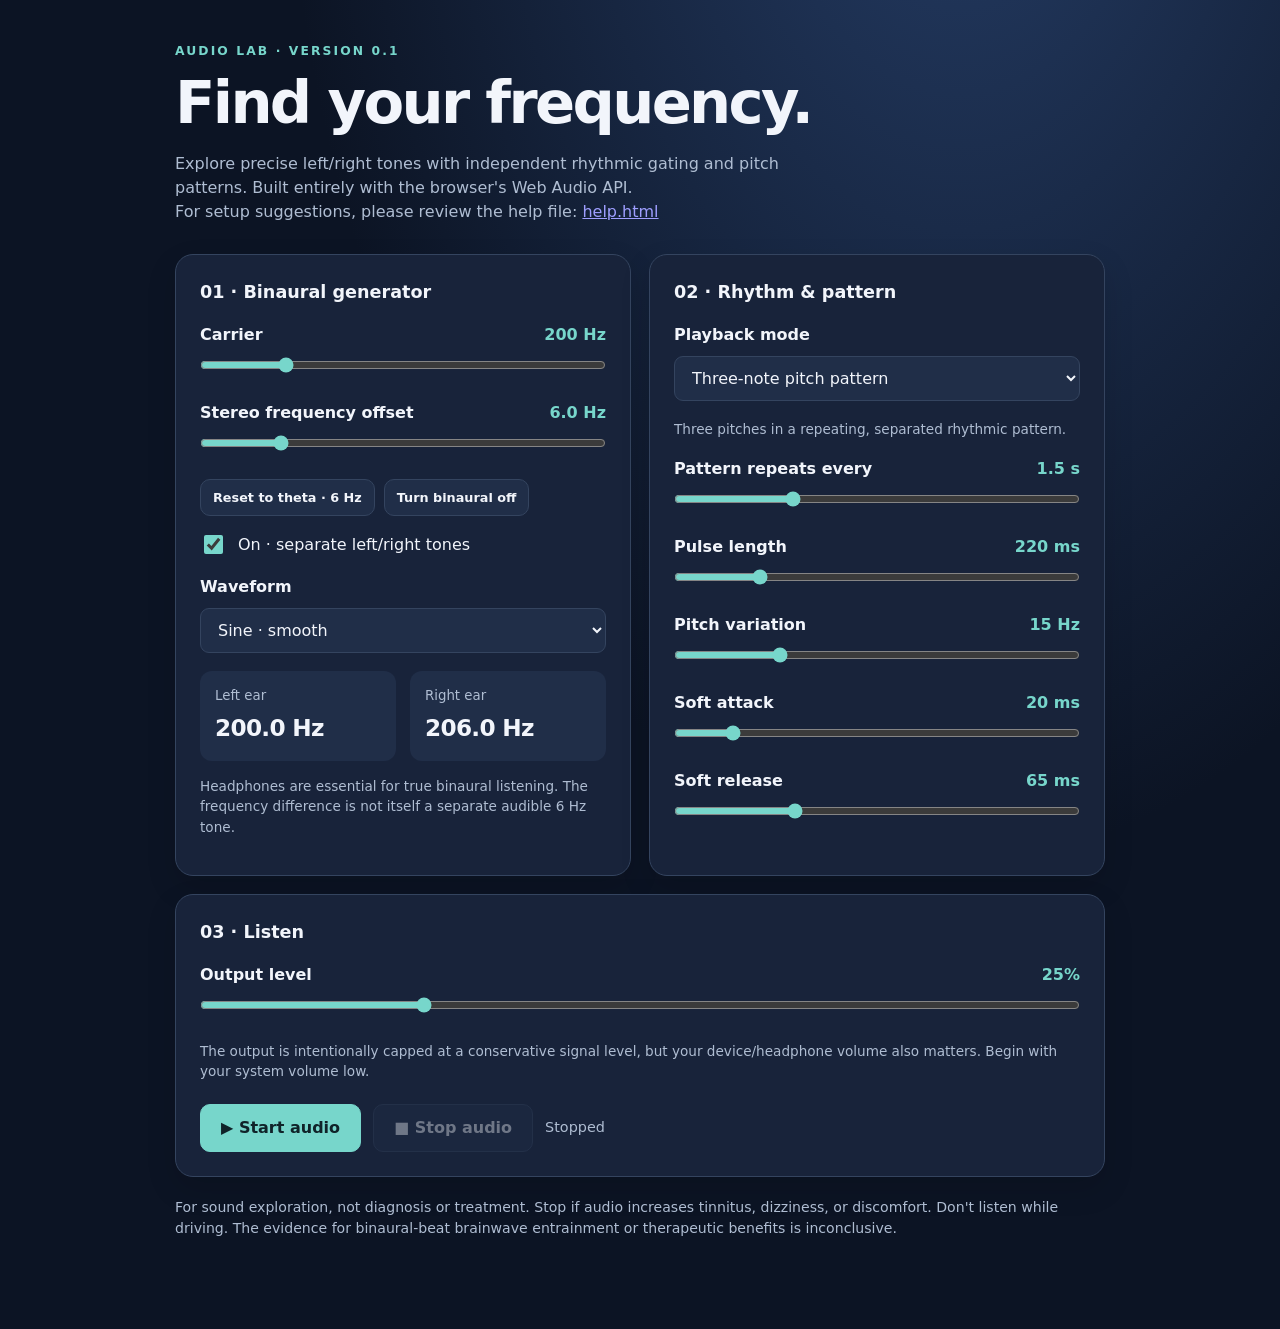
<file: index.html>
<!doctype html>
<html lang="en"><head><meta charset="utf-8"><meta name="viewport" content="width=device-width,initial-scale=1"><meta name="theme-color" content="#0c1424"><title>Audio Lab · Binaural & Rhythm</title><link rel="stylesheet" href="./css/app.css"></head>
<body><main>
  <div class="eyebrow">Audio Lab · Version 0.1</div>
  <h1>Find your frequency.</h1>
  <p class="intro">Explore precise left/right tones with independent rhythmic gating and pitch patterns. Built entirely with the browser's Web Audio API.
    <br>For setup suggestions, please review the help file: <a href="help.html" target="_blank">help.html</a>
  </p>
  <div class="grid">
    <section class="panel"><h2>01 · Binaural generator</h2>
      <div class="control"><label for="carrier">Carrier <output class="number" id="carrierValue">200 Hz</output></label><input id="carrier" type="range" min="100" max="600" step="1" value="200"></div>
      <div class="control"><label for="beat">Stereo frequency offset <output class="number" id="beatValue">6.0 Hz</output></label><input id="beat" type="range" min="0.5" max="30" step="0.1" value="6"></div>
      <div class="chipline"><button type="button" id="theta">Reset to theta · 6 Hz</button><button type="button" id="offbeat">Turn binaural off</button></div>
      <div class="check"><input id="binaural" type="checkbox" checked><label for="binaural" id="binauralLabel">On · separate left/right tones</label></div>
      <div class="control"><label for="waveform">Waveform</label><select id="waveform"><option value="sine">Sine · smooth</option><option value="triangle">Triangle · soft textured</option><option value="square">Square · bright (start quietly)</option></select></div>
      <div class="frequencies"><div class="frequency"><small>Left ear</small><strong id="leftFreq">200 Hz</strong></div><div class="frequency"><small>Right ear</small><strong id="rightFreq">206 Hz</strong></div></div>
      <p class="tip">Headphones are essential for true binaural listening. The frequency difference is not itself a separate audible 6 Hz tone.</p>
    </section>
    <section class="panel"><h2>02 · Rhythm & pattern</h2>
      <div class="control"><label for="mode">Playback mode</label><select id="mode"><option value="continuous">Continuous tones</option><option value="pulse">DA — silence — DA</option><option value="alternate">DA — do — DA — do</option><option value="pattern" selected>Three-note pitch pattern</option><option value="overlap">Overlapping three-note pattern</option></select></div>
      <p class="tip" id="modeDescription"></p>
      <div id="rhythmControls">
        <div class="control"><label for="period">Pattern repeats every <output class="number" id="periodValue">1.5 s</output></label><input id="period" type="range" min="0.5" max="4" step="0.1" value="1.5"></div>
        <div class="control"><label for="pulseMs">Pulse length <output class="number" id="pulseMsValue">220 ms</output></label><input id="pulseMs" type="range" min="50" max="900" step="10" value="220"></div>
        <div id="pitchVariationRow" class="control"><label for="pitchVariation">Pitch variation <output class="number" id="pitchVariationValue">15 Hz</output></label><input id="pitchVariation" type="range" min="0" max="60" step="1" value="15"></div>
        <div class="control"><label for="attackMs">Soft attack <output class="number" id="attackMsValue">20 ms</output></label><input id="attackMs" type="range" min="5" max="120" step="5" value="20"></div>
        <div class="control"><label for="releaseMs">Soft release <output class="number" id="releaseMsValue">65 ms</output></label><input id="releaseMs" type="range" min="10" max="200" step="5" value="65"></div>
      </div>
    </section>
    <section class="panel wide"><h2>03 · Listen</h2>
      <div class="control"><label for="volume">Output level <output class="number" id="volumeValue">25%</output></label><input id="volume" type="range" min="0" max="100" value="25" step="1"></div>
      <p class="tip">The output is intentionally capped at a conservative signal level, but your device/headphone volume also matters. Begin with your system volume low.</p>
      <div class="actions"><button id="start" class="primary" type="button">▶ Start audio</button><button id="stop" type="button" disabled>■ Stop audio</button><span id="status" class="status" role="status">Stopped</span></div>
      <div id="error" class="warning" role="alert" hidden></div>
    </section>
  </div>
  <footer>For sound exploration, not diagnosis or treatment. Stop if audio increases tinnitus, dizziness, or discomfort. Don't listen while driving. The evidence for binaural-beat brainwave entrainment or therapeutic benefits is inconclusive.</footer>
</main><script type="module" src="./js/app.js"></script></body></html>
</file>
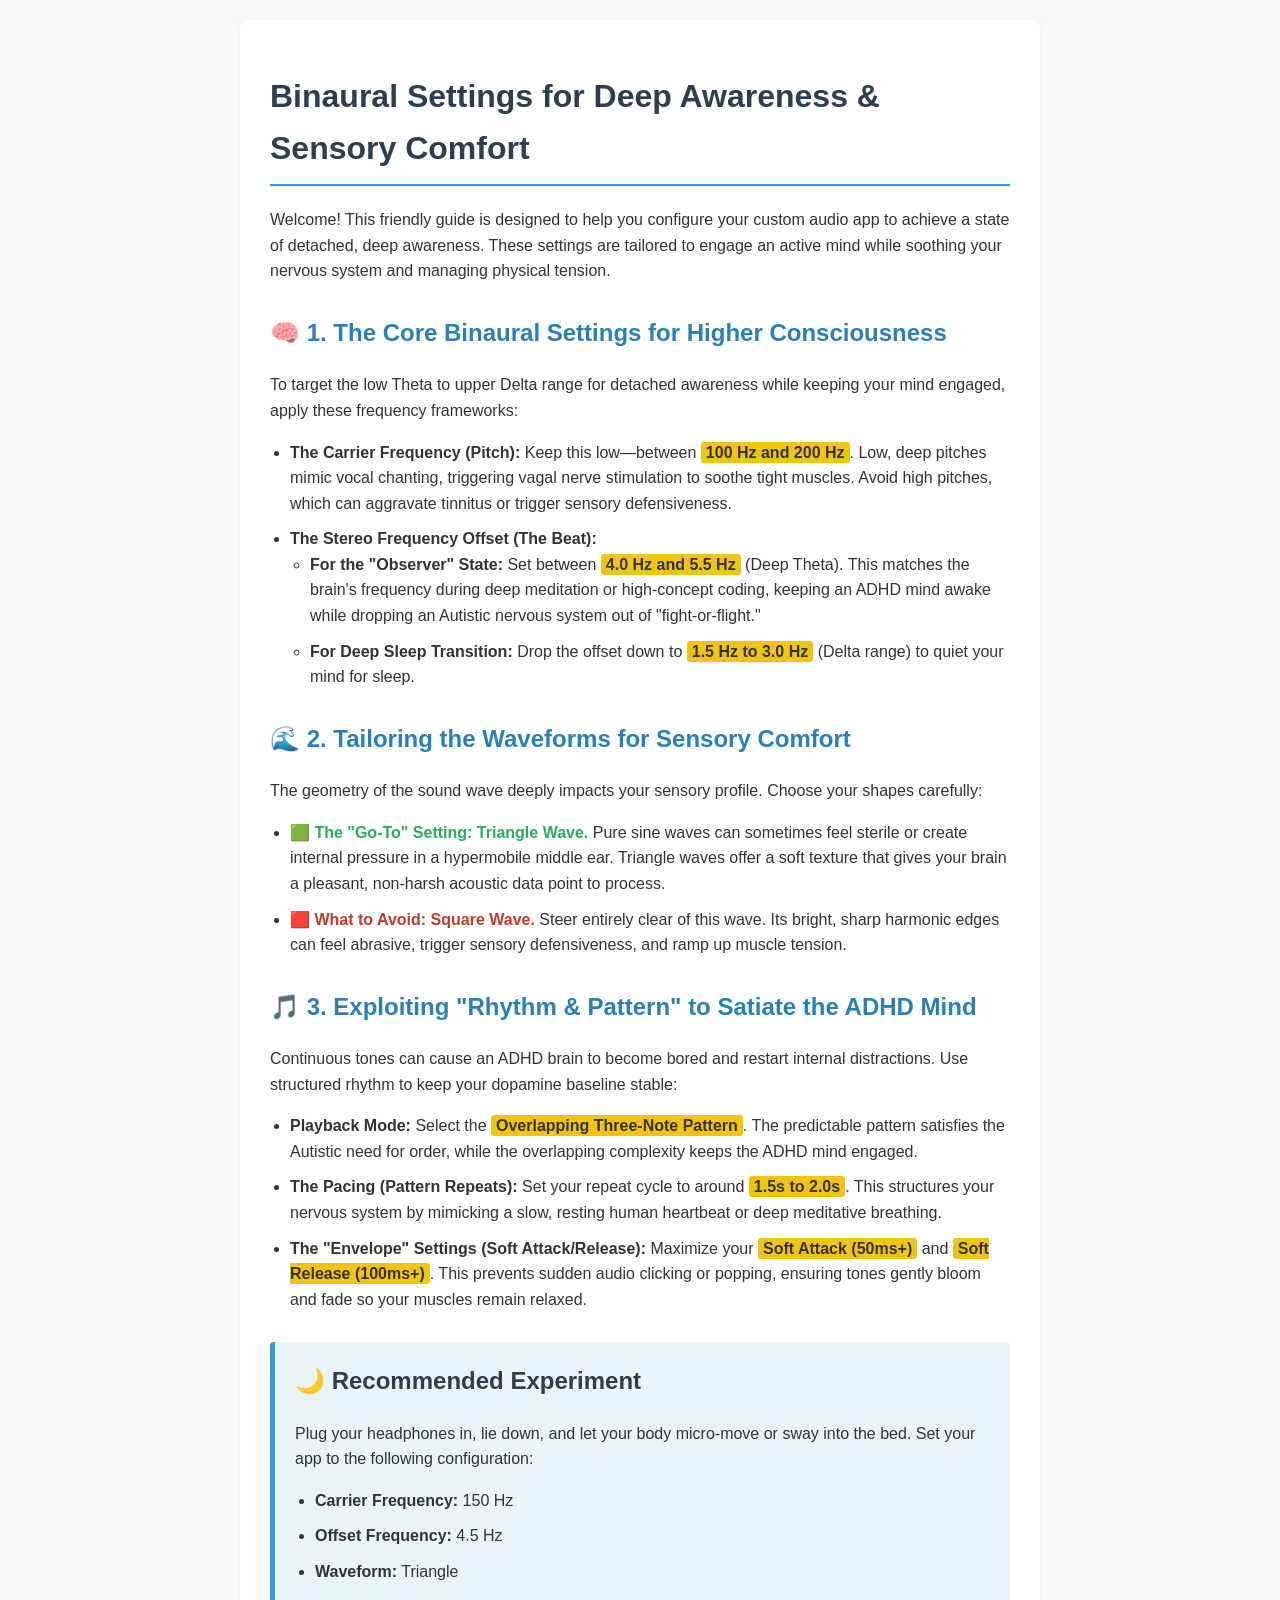
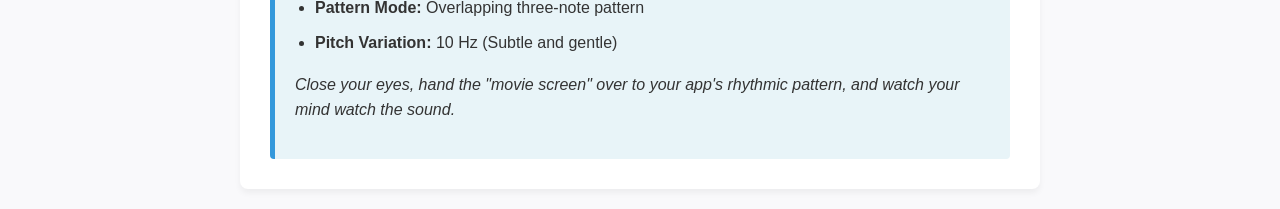
<file: help.html>
<!DOCTYPE html>
<html lang="en">
<head>
    <meta charset="UTF-8">
    <meta name="viewport" content="width=device-width, initial-scale=1.0">
    <title>Binaural Audio Setup Guide</title>
    <style>
        body {
            font-family: 'Segoe UI', Tahoma, Geneva, Verdana, sans-serif;
            line-height: 1.6;
            color: #333;
            max-width: 800px;
            margin: 0 auto;
            padding: 20px;
            background-color: #f9f9fb;
        }
        h1 {
            color: #2c3e50;
            border-bottom: 2px solid #3498db;
            padding-bottom: 10px;
        }
        h2 {
            color: #2980b9;
            margin-top: 30px;
            display: flex;
            align-items: center;
        }
        h3 {
            color: #16a085;
        }
        .container {
            background: #fff;
            padding: 30px;
            border-radius: 8px;
            box-shadow: 0 4px 6px rgba(0,0,0,0.05);
        }
        .experiment-box {
            background-color: #e8f4f8;
            border-left: 5px solid #3498db;
            padding: 20px;
            margin-top: 30px;
            border-radius: 4px;
        }
        .experiment-box h2 {
            margin-top: 0;
            color: #2c3e50;
        }
        ul {
            padding-left: 20px;
        }
        li {
            margin-bottom: 10px;
        }
        .avoid {
            color: #c0392b;
            font-weight: bold;
        }
        .go-to {
            color: #27ae60;
            font-weight: bold;
        }
        .highlight {
            background-color: #f1c40f;
            padding: 2px 5px;
            border-radius: 3px;
            font-weight: bold;
        }
    </style>
</head>
<body>

<div class="container">
    <h1>Binaural Settings for Deep Awareness & Sensory Comfort</h1>
    <p>Welcome! This friendly guide is designed to help you configure your custom audio app to achieve a state of detached, deep awareness. These settings are tailored to engage an active mind while soothing your nervous system and managing physical tension.</p>

    <h2>🧠 1. The Core Binaural Settings for Higher Consciousness</h2>
    <p>To target the low Theta to upper Delta range for detached awareness while keeping your mind engaged, apply these frequency frameworks:</p>
    <ul>
        <li><strong>The Carrier Frequency (Pitch):</strong> Keep this low—between <span class="highlight">100 Hz and 200 Hz</span>. Low, deep pitches mimic vocal chanting, triggering vagal nerve stimulation to soothe tight muscles. Avoid high pitches, which can aggravate tinnitus or trigger sensory defensiveness.</li>
        <li><strong>The Stereo Frequency Offset (The Beat):</strong> 
            <ul>
                <li><strong>For the "Observer" State:</strong> Set between <span class="highlight">4.0 Hz and 5.5 Hz</span> (Deep Theta). This matches the brain's frequency during deep meditation or high-concept coding, keeping an ADHD mind awake while dropping an Autistic nervous system out of "fight-or-flight."</li>
                <li><strong>For Deep Sleep Transition:</strong> Drop the offset down to <span class="highlight">1.5 Hz to 3.0 Hz</span> (Delta range) to quiet your mind for sleep.</li>
            </ul>
        </li>
    </ul>

    <h2>🌊 2. Tailoring the Waveforms for Sensory Comfort</h2>
    <p>The geometry of the sound wave deeply impacts your sensory profile. Choose your shapes carefully:</p>
    <ul>
        <li><span class="go-to">🟩 The "Go-To" Setting: Triangle Wave.</span> Pure sine waves can sometimes feel sterile or create internal pressure in a hypermobile middle ear. Triangle waves offer a soft texture that gives your brain a pleasant, non-harsh acoustic data point to process.</li>
        <li><span class="avoid">🟥 What to Avoid: Square Wave.</span> Steer entirely clear of this wave. Its bright, sharp harmonic edges can feel abrasive, trigger sensory defensiveness, and ramp up muscle tension.</li>
    </ul>

    <h2>🎵 3. Exploiting "Rhythm & Pattern" to Satiate the ADHD Mind</h2>
    <p>Continuous tones can cause an ADHD brain to become bored and restart internal distractions. Use structured rhythm to keep your dopamine baseline stable:</p>
    <ul>
        <li><strong>Playback Mode:</strong> Select the <span class="highlight">Overlapping Three-Note Pattern</span>. The predictable pattern satisfies the Autistic need for order, while the overlapping complexity keeps the ADHD mind engaged.</li>
        <li><strong>The Pacing (Pattern Repeats):</strong> Set your repeat cycle to around <span class="highlight">1.5s to 2.0s</span>. This structures your nervous system by mimicking a slow, resting human heartbeat or deep meditative breathing.</li>
        <li><strong>The "Envelope" Settings (Soft Attack/Release):</strong> Maximize your <span class="highlight">Soft Attack (50ms+)</span> and <span class="highlight">Soft Release (100ms+)</span>. This prevents sudden audio clicking or popping, ensuring tones gently bloom and fade so your muscles remain relaxed.</li>
    </ul>

    <div class="experiment-box">
        <h2>🌙 Recommended Experiment</h2>
        <p>Plug your headphones in, lie down, and let your body micro-move or sway into the bed. Set your app to the following configuration:</p>
        <ul>
            <li><strong>Carrier Frequency:</strong> 150 Hz</li>
            <li><strong>Offset Frequency:</strong> 4.5 Hz</li>
            <li><strong>Waveform:</strong> Triangle</li>
            <li><strong>Pattern Mode:</strong> Overlapping three-note pattern</li>
            <li><strong>Pitch Variation:</strong> 10 Hz (Subtle and gentle)</li>
        </ul>
        <p><em>Close your eyes, hand the "movie screen" over to your app's rhythmic pattern, and watch your mind watch the sound.</em></p>
    </div>
</div>

</body>
</html>
</file>
<file: css/app.css>
:root{color-scheme:dark;--bg:#0c1424;--panel:#18233a;--panel2:#202e48;--line:#34445f;--text:#f2f5fb;--muted:#afbdd2;--accent:#77d6cb;--blue:#8bbaff}*{box-sizing:border-box}body{margin:0;background:radial-gradient(ellipse at 75% -20%,#253d66 0,transparent 50%),var(--bg);color:var(--text);font:16px/1.5 system-ui,-apple-system,Segoe UI,sans-serif}main{max-width:970px;margin:auto;padding:42px 20px 70px}h1{font-size:clamp(2.2rem,5vw,3.7rem);letter-spacing:-.045em;line-height:1.1;margin:10px 0}h2{font-size:1.1rem;margin:0 0 18px}p{color:var(--muted)}.eyebrow{font-size:.77rem;text-transform:uppercase;letter-spacing:.17em;font-weight:800;color:var(--accent)}.intro{max-width:620px;margin-bottom:30px}.grid{display:grid;grid-template-columns:repeat(2,minmax(0,1fr));gap:18px}.panel{background:var(--panel);border:1px solid var(--line);padding:24px;border-radius:18px;box-shadow:0 12px 30px #0002}.wide{grid-column:1/-1}.control{margin:18px 0}.control>label,.range-heading{display:flex;align-items:center;justify-content:space-between;gap:10px;font-weight:650}.number{font-variant-numeric:tabular-nums;color:var(--accent);font-weight:700}input[type=range]{width:100%;margin:10px 0;accent-color:var(--accent);cursor:pointer}select{background:var(--panel2);color:var(--text);border:1px solid var(--line);border-radius:9px;padding:11px 13px;font:inherit;width:100%;margin-top:9px}button{font:inherit;border:1px solid var(--line);background:var(--panel2);color:var(--text);border-radius:10px;padding:11px 20px;cursor:pointer;font-weight:700}button:hover:not(:disabled){border-color:var(--accent)}button:disabled{opacity:.4;cursor:not-allowed}.primary{background:var(--accent);color:#102329;border-color:var(--accent)}.actions{display:flex;align-items:center;gap:12px;flex-wrap:wrap;margin-top:22px}.status{font-size:.9rem;color:var(--muted)}.status.playing{color:var(--accent)}.frequencies{display:grid;grid-template-columns:1fr 1fr;gap:14px}.frequency{background:var(--panel2);border-radius:12px;padding:15px}.frequency small{display:block;color:var(--muted);margin-bottom:5px}.frequency strong{font-size:1.45rem;letter-spacing:-.03em}.tip{font-size:.85rem;color:var(--muted);margin-top:15px}.chipline{display:flex;gap:9px;flex-wrap:wrap}.chipline button{font-size:.8rem;padding:8px 12px}.check{display:flex;align-items:center;gap:12px;margin-top:16px}.check input{width:19px;height:19px;accent-color:var(--accent)}.check label{cursor:pointer}.warning{background:#372735;color:#ffe1e3;border:1px solid #815468;border-radius:10px;padding:12px;margin-top:14px}footer{padding:20px 0;color:var(--muted);font-size:.88rem}@media(max-width:670px){.grid{grid-template-columns:1fr}.wide{grid-column:auto}.panel{padding:19px}main{padding-top:25px}}
</file>
